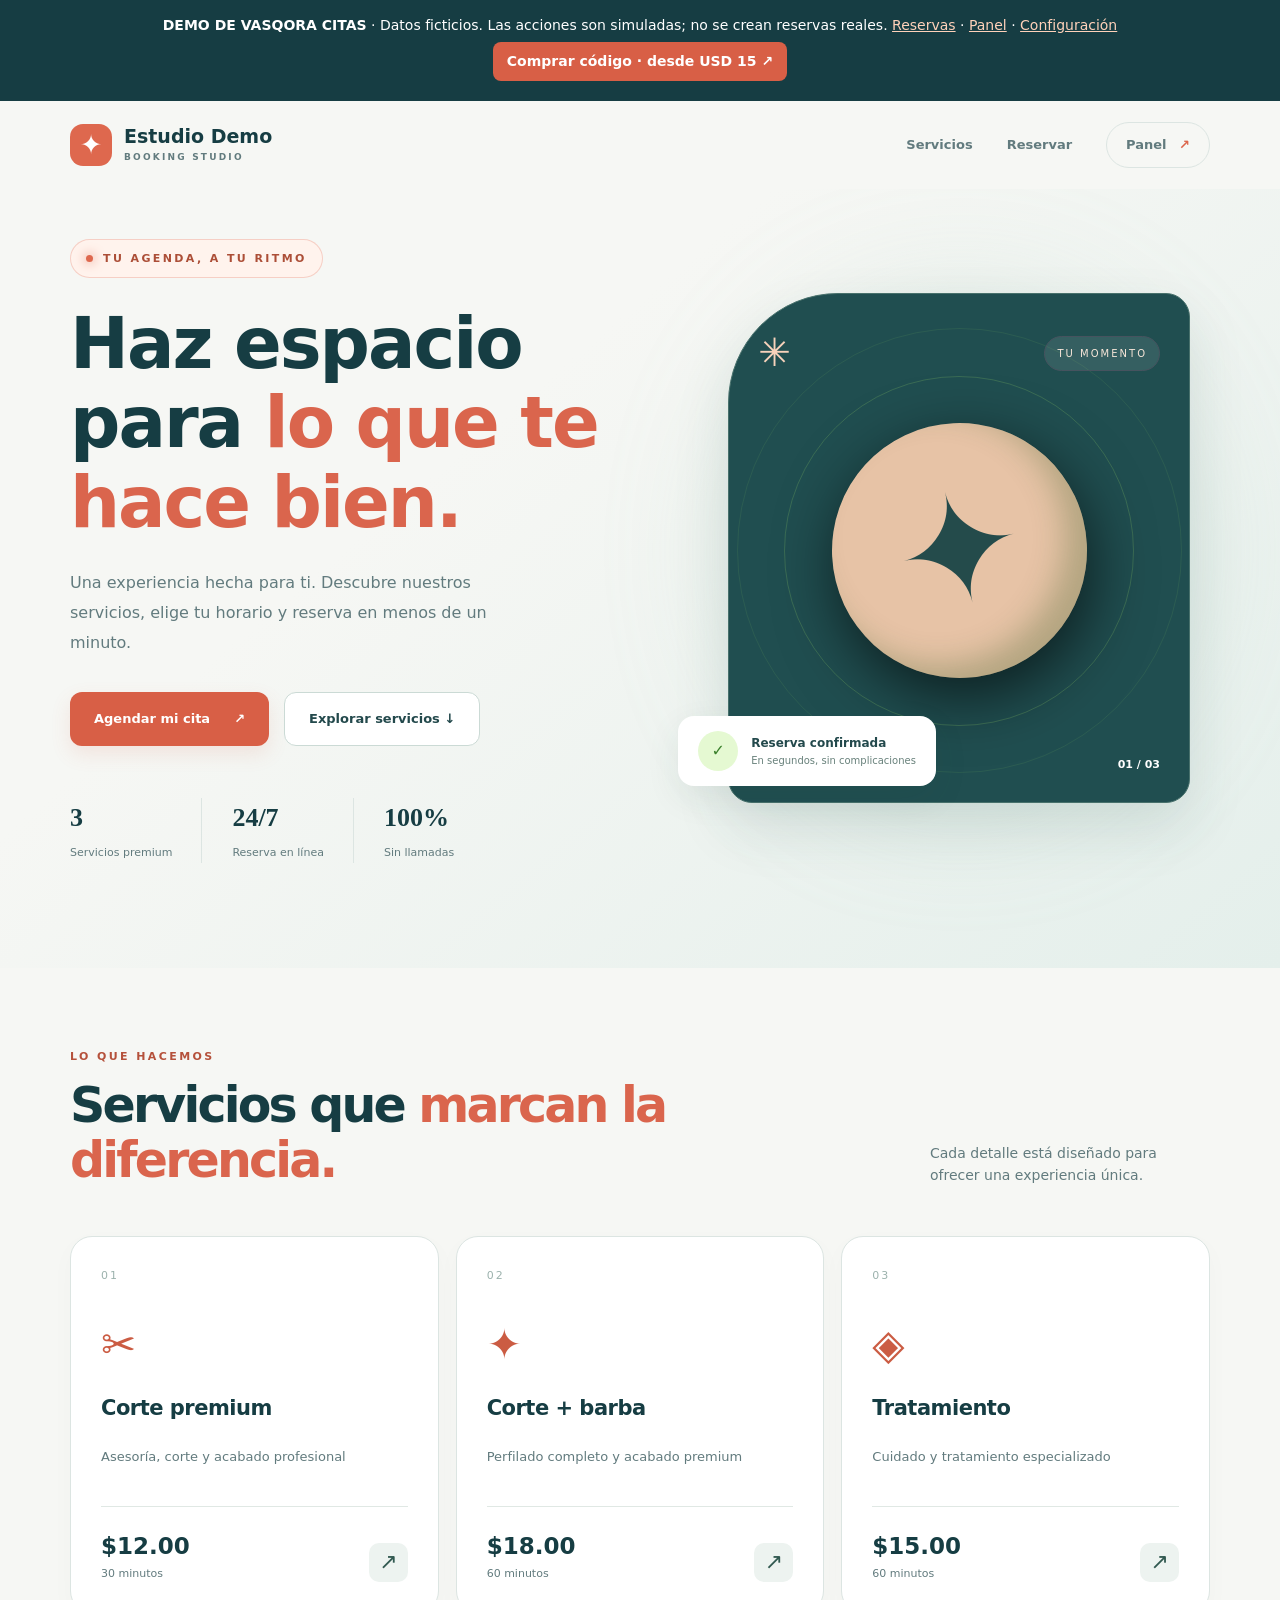
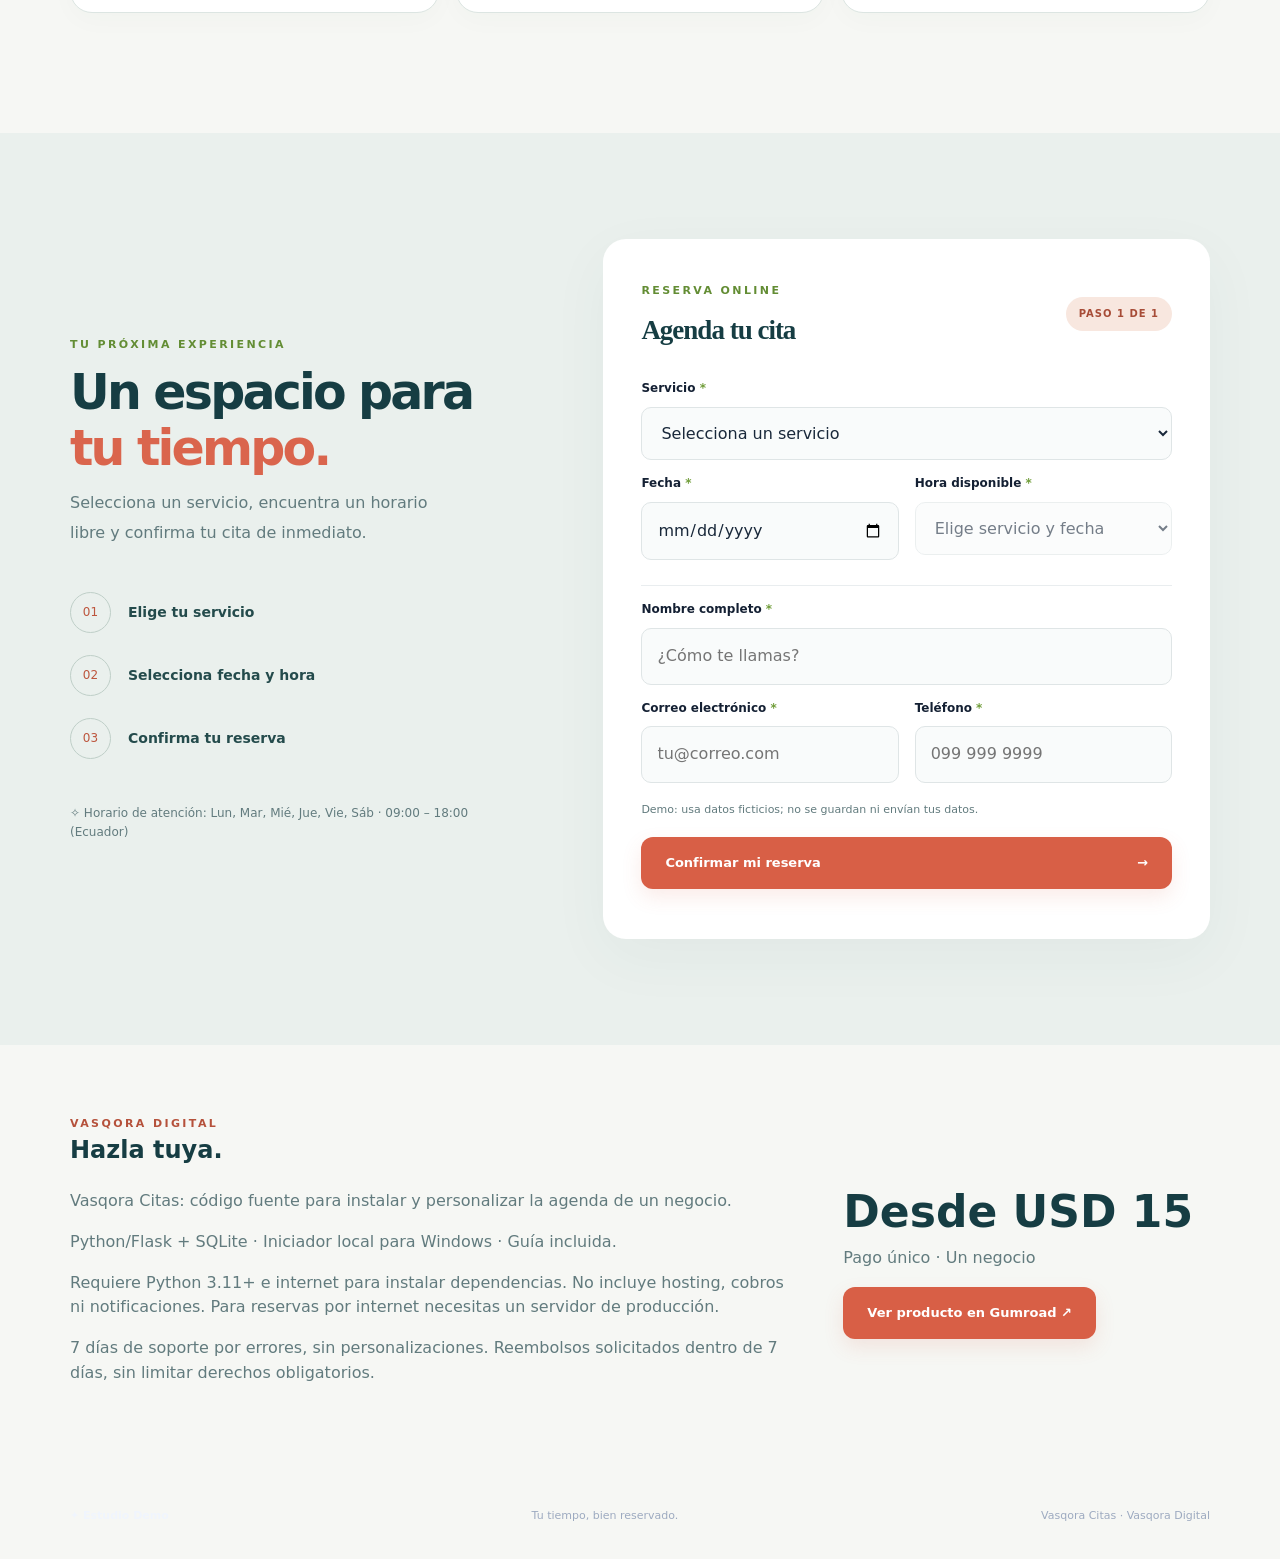
<file: index.html>
<!doctype html><html lang="es"><head><meta charset="utf-8"><meta name="viewport" content="width=device-width, initial-scale=1"><meta name="theme-color" content="#163d43"><meta name="description" content="Reserva tu próxima cita de forma fácil, rápida y segura."><title>Vasqora Citas · Prueba la demo</title><link rel="stylesheet" href="style.css"></head><body><aside class="demo-banner"><strong>DEMO DE VASQORA CITAS</strong> · Datos ficticios. Las acciones son simuladas; no se crean reservas reales. <a href="index.html">Reservas</a> · <a href="panel.html">Panel</a> · <a href="configuracion.html">Configuración</a> <a class="demo-buy" href="https://carlito5182.gumroad.com/l/vwlpue" target="_blank" rel="noopener">Comprar código · desde USD 15 ↗</a></aside>
<header class="nav container"><a class="brand" href="index.html"><span class="brand-mark">✦</span><span>Estudio Demo<small>BOOKING STUDIO</small></span></a><nav><a href="index.html#servicios">Servicios</a><a href="index.html#reservar">Reservar</a><a class="nav-admin" href="panel.html">Panel <span>↗</span></a></nav></header>


<main><section class="hero"><div class="container hero-grid"><div class="hero-copy"><div class="eyebrow"><span class="live-dot"></span> TU AGENDA, A TU RITMO</div><h1>Haz espacio para <em>lo que te hace bien.</em></h1><p>Una experiencia hecha para ti. Descubre nuestros servicios, elige tu horario y reserva en menos de un minuto.</p><div class="hero-actions"><a href="#reservar" class="btn primary">Agendar mi cita <span>↗</span></a><a href="#servicios" class="btn ghost">Explorar servicios ↓</a></div><div class="hero-stats"><div><strong>3</strong><span>Servicios premium</span></div><div><strong>24/7</strong><span>Reserva en línea</span></div><div><strong>100%</strong><span>Sin llamadas</span></div></div></div><div class="hero-visual"><div class="glow"></div><div class="visual-card"><div class="card-top"><span class="card-symbol">✳</span><span class="tag">TU MOMENTO</span></div><div class="visual-art"><div class="art-circle">✦</div><span class="orbit orbit-1"></span><span class="orbit orbit-2"></span></div><div class="visual-bottom"><span>UN MOMENTO PARA TI</span><strong>01 / 03</strong></div></div><div class="float-note"><span class="small-icon">✓</span><span><strong>Reserva confirmada</strong><small>En segundos, sin complicaciones</small></span></div></div></div></section>
<section class="section container" id="servicios"><div class="section-head"><div><div class="kicker">LO QUE HACEMOS</div><h2>Servicios que <i>marcan la diferencia.</i></h2></div><p>Cada detalle está diseñado para ofrecer una experiencia única.</p></div><div class="services"><article class="service"><div class="service-number">01</div><span class="service-icon">✂</span><h3>Corte premium</h3><p>Asesoría, corte y acabado profesional</p><div class="service-end"><div><strong>$12.00</strong><small>30 minutos</small></div><a href="#reservar" aria-label="Reservar Corte premium">↗</a></div></article><article class="service"><div class="service-number">02</div><span class="service-icon">✦</span><h3>Corte + barba</h3><p>Perfilado completo y acabado premium</p><div class="service-end"><div><strong>$18.00</strong><small>60 minutos</small></div><a href="#reservar" aria-label="Reservar Corte + barba">↗</a></div></article><article class="service"><div class="service-number">03</div><span class="service-icon">◈</span><h3>Tratamiento</h3><p>Cuidado y tratamiento especializado</p><div class="service-end"><div><strong>$15.00</strong><small>60 minutos</small></div><a href="#reservar" aria-label="Reservar Tratamiento">↗</a></div></article></div></section>
<section class="booking-wrap" id="reservar"><div class="container booking-grid"><div class="booking-intro"><div class="kicker">TU PRÓXIMA EXPERIENCIA</div><h2>Un espacio para <i>tu tiempo.</i></h2><p>Selecciona un servicio, encuentra un horario libre y confirma tu cita de inmediato.</p><div class="booking-points"><div><span>01</span><strong>Elige tu servicio</strong></div><div><span>02</span><strong>Selecciona fecha y hora</strong></div><div><span>03</span><strong>Confirma tu reserva</strong></div></div><div class="note">✧ Horario de atención: Lun, Mar, Mié, Jue, Vie, Sáb · 09:00 – 18:00 (Ecuador)</div></div><div class="booking-card"><div class="booking-card-title"><div><span class="kicker">RESERVA ONLINE</span><h3>Agenda tu cita</h3></div><span class="step-badge">PASO 1 DE 1</span></div><form method="post" id="booking-form"><div class="hidden-trap" aria-hidden="true"><label>Sitio web <input name="website" tabindex="-1" autocomplete="off"></label></div><label for="service">Servicio <span>*</span></label><select id="service" name="service_id" required><option value="">Selecciona un servicio</option><option value="1">Corte premium · $12.00 · 30 min</option><option value="2">Corte + barba · $18.00 · 60 min</option><option value="3">Tratamiento · $15.00 · 60 min</option></select><div class="form-grid"><div><label for="day">Fecha <span>*</span></label><input id="day" name="day" type="date" min="2026-11-04" max="2027-01-03" required></div><div><label for="slot">Hora disponible <span>*</span></label><select id="slot" name="slot" required disabled><option value="">Elige servicio y fecha</option></select></div></div><div class="line"></div><label for="name">Nombre completo <span>*</span></label><input id="name" name="name" maxlength="90" minlength="2" required placeholder="¿Cómo te llamas?" autocomplete="name"><div class="form-grid"><div><label for="email">Correo electrónico <span>*</span></label><input id="email" name="email" type="email" maxlength="150" required placeholder="tu@correo.com" autocomplete="email"></div><div><label for="phone">Teléfono <span>*</span></label><input id="phone" name="phone" type="tel" minlength="7" maxlength="25" required placeholder="099 999 9999" autocomplete="tel"></div></div><p class="privacy">Demo: usa datos ficticios; no se guardan ni envían tus datos.</p><button class="btn primary submit" type="submit">Confirmar mi reserva <span>→</span></button><p class="form-status" id="form-status" role="status"></p></form></div></div></section></main>
<script src="demo.js" defer></script><section class="container purchase-section"><div><div class="kicker">VASQORA DIGITAL</div><h2>Hazla tuya.</h2><p>Vasqora Citas: código fuente para instalar y personalizar la agenda de un negocio.</p><p>Python/Flask + SQLite · Iniciador local para Windows · Guía incluida.</p><p>Requiere Python 3.11+ e internet para instalar dependencias. No incluye hosting, cobros ni notificaciones. Para reservas por internet necesitas un servidor de producción.</p><p>7 días de soporte por errores, sin personalizaciones. Reembolsos solicitados dentro de 7 días, sin limitar derechos obligatorios.</p></div><div><strong class="purchase-price">Desde USD 15</strong><p>Pago único · Un negocio</p><a class="btn primary" href="https://carlito5182.gumroad.com/l/vwlpue" target="_blank" rel="noopener">Ver producto en Gumroad ↗</a></div></section><footer class="footer"><div class="container foot-inner"><span>✦ Estudio Demo</span><span>Tu tiempo, bien reservado.</span><span>Vasqora Citas · Vasqora Digital</span></div></footer>
</body></html>
</file>
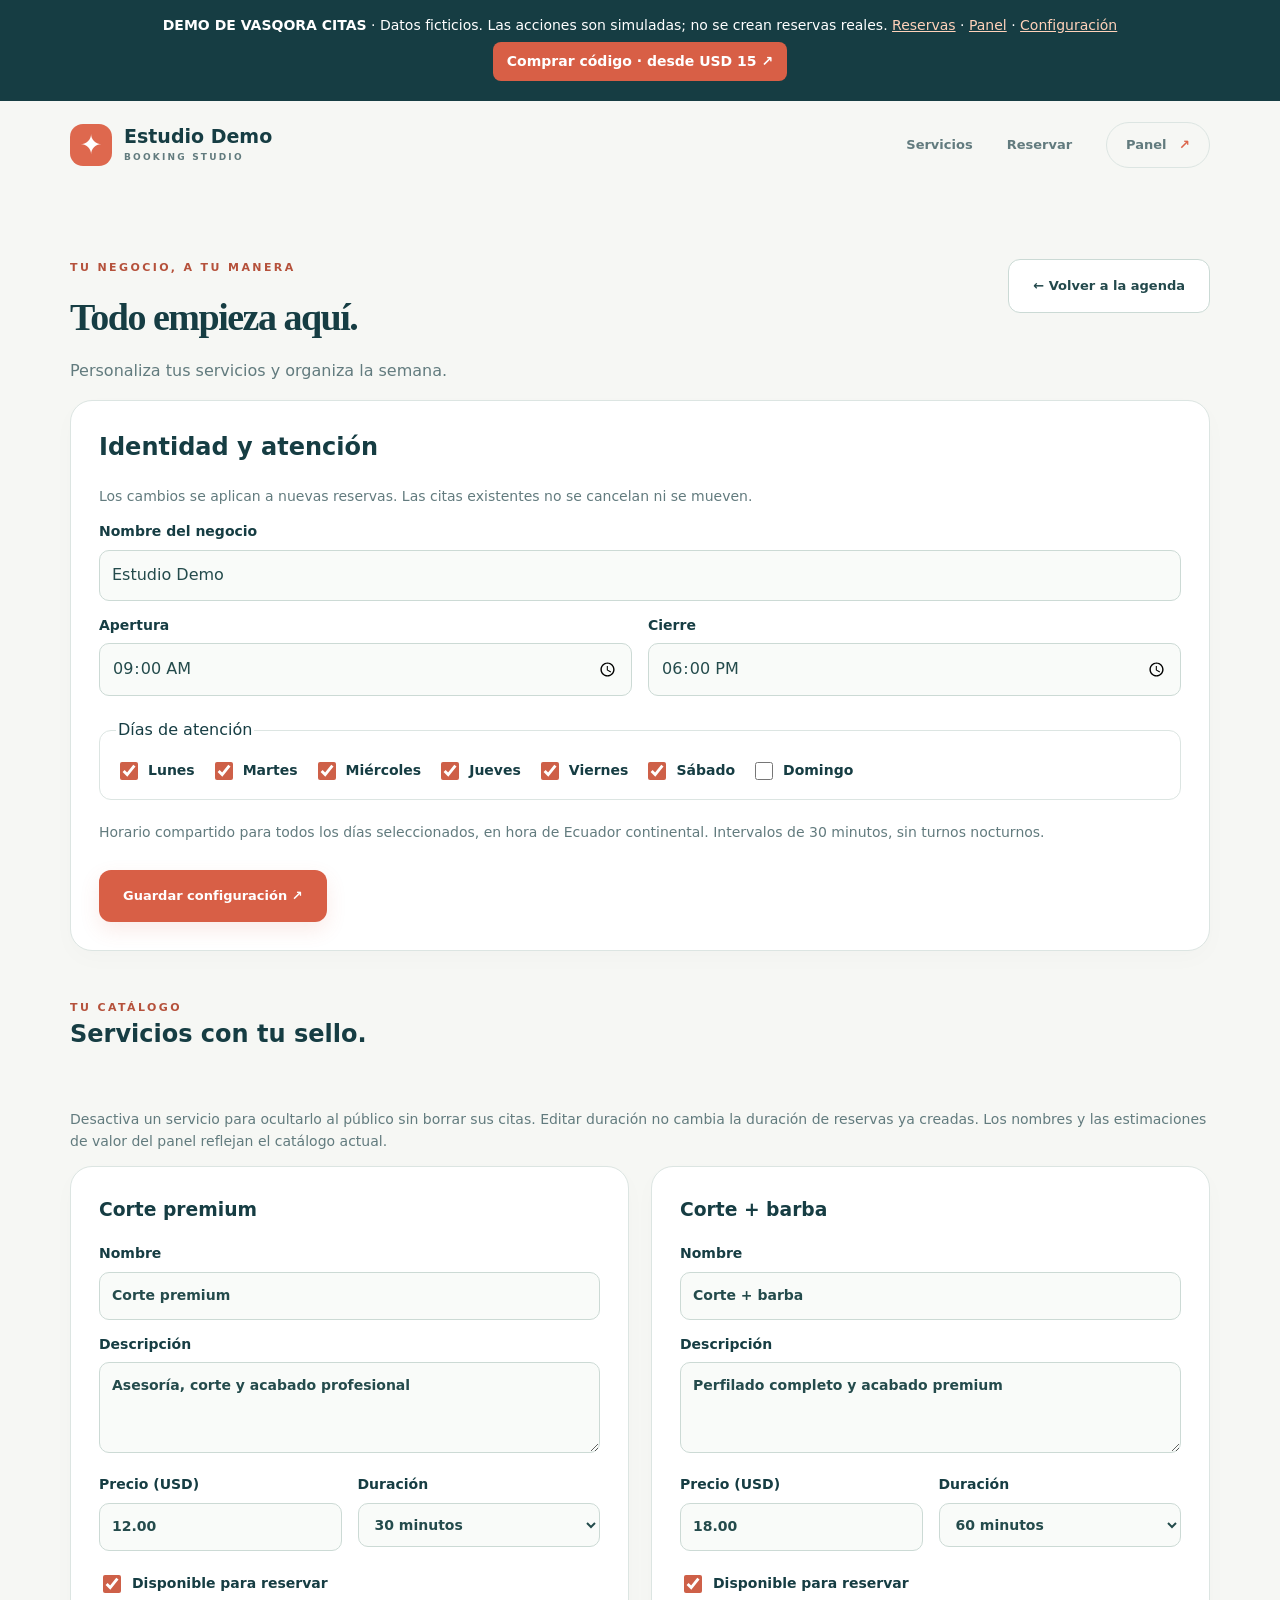
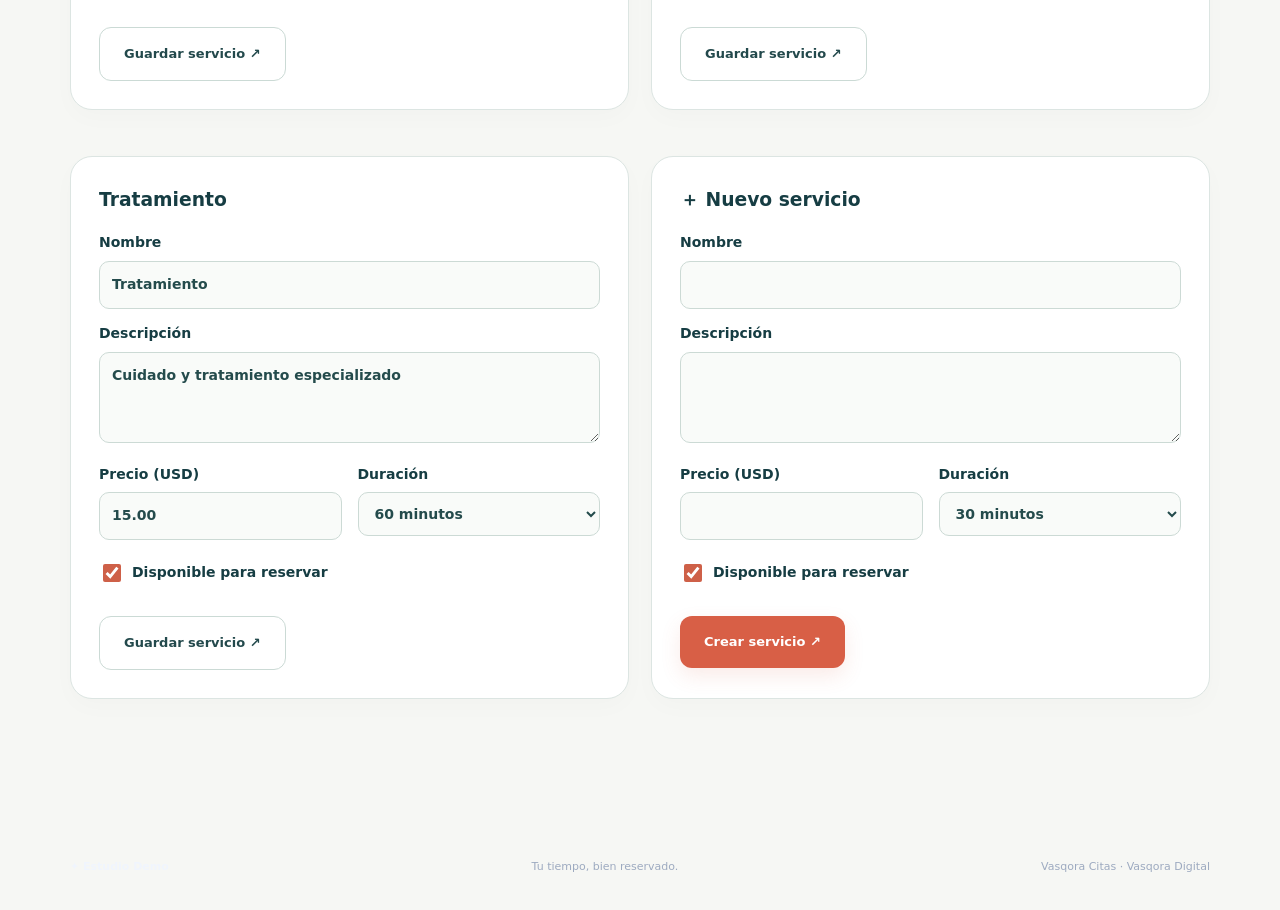
<file: configuracion.html>
<!doctype html><html lang="es"><head><meta charset="utf-8"><meta name="viewport" content="width=device-width, initial-scale=1"><meta name="theme-color" content="#163d43"><meta name="description" content="Reserva tu próxima cita de forma fácil, rápida y segura."><title>Configura tu negocio · Vasqora Citas</title><link rel="stylesheet" href="style.css"></head><body><aside class="demo-banner"><strong>DEMO DE VASQORA CITAS</strong> · Datos ficticios. Las acciones son simuladas; no se crean reservas reales. <a href="index.html">Reservas</a> · <a href="panel.html">Panel</a> · <a href="configuracion.html">Configuración</a> <a class="demo-buy" href="https://carlito5182.gumroad.com/l/vwlpue" target="_blank" rel="noopener">Comprar código · desde USD 15 ↗</a></aside>
<header class="nav container"><a class="brand" href="index.html"><span class="brand-mark">✦</span><span>Estudio Demo<small>BOOKING STUDIO</small></span></a><nav><a href="index.html#servicios">Servicios</a><a href="index.html#reservar">Reservar</a><a class="nav-admin" href="panel.html">Panel <span>↗</span></a></nav></header>

<main class="container admin-main settings-page">
<div class="admin-head"><div><div class="kicker">TU NEGOCIO, A TU MANERA</div><h1>Todo empieza aquí.</h1><p>Personaliza tus servicios y organiza la semana.</p></div><a class="btn ghost" href="panel.html">← Volver a la agenda</a></div>
<section class="settings-card"><h2>Identidad y atención</h2><p>Los cambios se aplican a nuevas reservas. Las citas existentes no se cancelan ni se mueven.</p>
<form method="post">
<label for="business_name">Nombre del negocio</label><input id="business_name" name="business_name" value="Estudio Demo" required maxlength="80">
<div class="form-grid"><div><label for="opening">Apertura</label><input id="opening" type="time" step="1800" name="opening" value="09:00" required></div><div><label for="closing">Cierre</label><input id="closing" type="time" step="1800" name="closing" value="18:00" required></div></div>
<fieldset><legend>Días de atención</legend><div class="day-options"><label><input type="checkbox" name="days" value="0" checked>Lunes</label><label><input type="checkbox" name="days" value="1" checked>Martes</label><label><input type="checkbox" name="days" value="2" checked>Miércoles</label><label><input type="checkbox" name="days" value="3" checked>Jueves</label><label><input type="checkbox" name="days" value="4" checked>Viernes</label><label><input type="checkbox" name="days" value="5" checked>Sábado</label><label><input type="checkbox" name="days" value="6" >Domingo</label></div></fieldset>
<p class="help">Horario compartido para todos los días seleccionados, en hora de Ecuador continental. Intervalos de 30 minutos, sin turnos nocturnos.</p><button class="btn primary" type="submit">Guardar configuración ↗</button></form></section>
<div class="section-head"><div><div class="kicker">TU CATÁLOGO</div><h2>Servicios con tu sello.</h2></div></div>
<p class="help">Desactiva un servicio para ocultarlo al público sin borrar sus citas. Editar duración no cambia la duración de reservas ya creadas. Los nombres y las estimaciones de valor del panel reflejan el catálogo actual.</p>
<div class="settings-services"><section class="settings-card"><h3>Corte premium</h3><form method="post"><input type="hidden" name="id" value="1">
<label>Nombre<input name="name" maxlength="80" required value="Corte premium"></label>
<label>Descripción<textarea name="description" maxlength="400" rows="3">Asesoría, corte y acabado profesional</textarea></label>
<div class="form-grid"><label>Precio (USD)<input name="price" type="number" min="0" max="99999" step="0.01" required value="12.00"></label><label>Duración<select name="duration"><option value="30" selected>30 minutos</option><option value="60" >60 minutos</option><option value="90" >90 minutos</option><option value="120" >120 minutos</option></select></label></div>
<label class="active-option"><input type="checkbox" name="active" value="1" checked> Disponible para reservar</label><button class="btn ghost" type="submit">Guardar servicio ↗</button></form></section><section class="settings-card"><h3>Corte + barba</h3><form method="post"><input type="hidden" name="id" value="2">
<label>Nombre<input name="name" maxlength="80" required value="Corte + barba"></label>
<label>Descripción<textarea name="description" maxlength="400" rows="3">Perfilado completo y acabado premium</textarea></label>
<div class="form-grid"><label>Precio (USD)<input name="price" type="number" min="0" max="99999" step="0.01" required value="18.00"></label><label>Duración<select name="duration"><option value="30" >30 minutos</option><option value="60" selected>60 minutos</option><option value="90" >90 minutos</option><option value="120" >120 minutos</option></select></label></div>
<label class="active-option"><input type="checkbox" name="active" value="1" checked> Disponible para reservar</label><button class="btn ghost" type="submit">Guardar servicio ↗</button></form></section><section class="settings-card"><h3>Tratamiento</h3><form method="post"><input type="hidden" name="id" value="3">
<label>Nombre<input name="name" maxlength="80" required value="Tratamiento"></label>
<label>Descripción<textarea name="description" maxlength="400" rows="3">Cuidado y tratamiento especializado</textarea></label>
<div class="form-grid"><label>Precio (USD)<input name="price" type="number" min="0" max="99999" step="0.01" required value="15.00"></label><label>Duración<select name="duration"><option value="30" >30 minutos</option><option value="60" selected>60 minutos</option><option value="90" >90 minutos</option><option value="120" >120 minutos</option></select></label></div>
<label class="active-option"><input type="checkbox" name="active" value="1" checked> Disponible para reservar</label><button class="btn ghost" type="submit">Guardar servicio ↗</button></form></section>
<section class="settings-card"><h3>＋ Nuevo servicio</h3><form method="post"><input type="hidden" name="id" value="0">
<label>Nombre<input name="name" maxlength="80" required value=""></label>
<label>Descripción<textarea name="description" maxlength="400" rows="3"></textarea></label>
<div class="form-grid"><label>Precio (USD)<input name="price" type="number" min="0" max="99999" step="0.01" required value=""></label><label>Duración<select name="duration"><option value="30" >30 minutos</option><option value="60" >60 minutos</option><option value="90" >90 minutos</option><option value="120" >120 minutos</option></select></label></div>
<label class="active-option"><input type="checkbox" name="active" value="1" checked> Disponible para reservar</label><button class="btn primary" type="submit">Crear servicio ↗</button></form></section></div></main><footer class="footer"><div class="container foot-inner"><span>✦ Estudio Demo</span><span>Tu tiempo, bien reservado.</span><span>Vasqora Citas · Vasqora Digital</span></div></footer>
<script src="demo.js" defer></script></body></html>
</file>
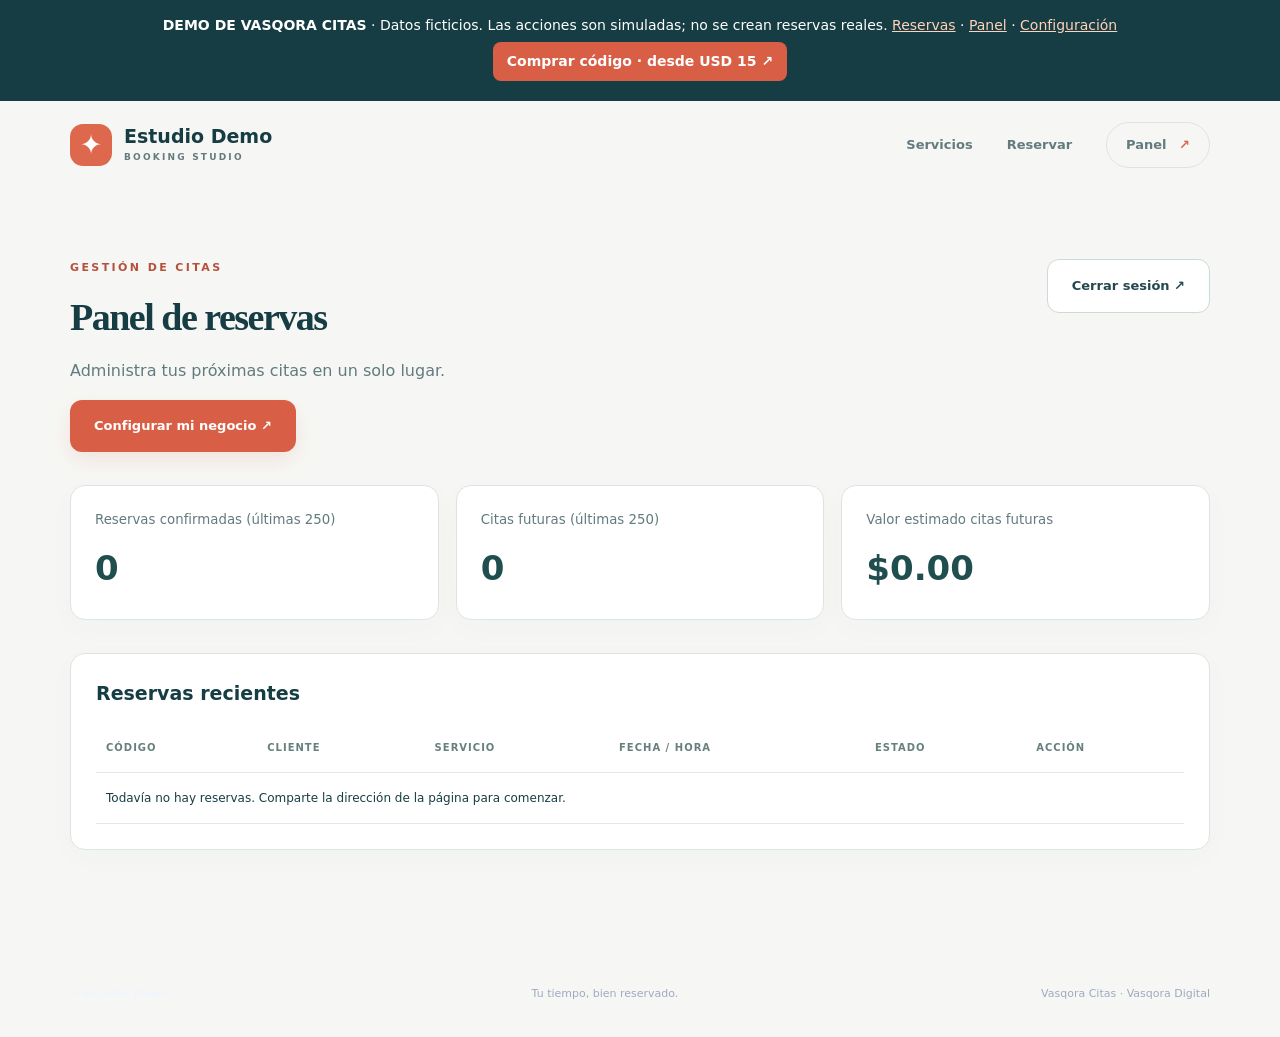
<file: panel.html>
<!doctype html><html lang="es"><head><meta charset="utf-8"><meta name="viewport" content="width=device-width, initial-scale=1"><meta name="theme-color" content="#163d43"><meta name="description" content="Reserva tu próxima cita de forma fácil, rápida y segura."><title>Panel de administración · Vasqora Citas</title><link rel="stylesheet" href="style.css"></head><body><aside class="demo-banner"><strong>DEMO DE VASQORA CITAS</strong> · Datos ficticios. Las acciones son simuladas; no se crean reservas reales. <a href="index.html">Reservas</a> · <a href="panel.html">Panel</a> · <a href="configuracion.html">Configuración</a> <a class="demo-buy" href="https://carlito5182.gumroad.com/l/vwlpue" target="_blank" rel="noopener">Comprar código · desde USD 15 ↗</a></aside>
<header class="nav container"><a class="brand" href="index.html"><span class="brand-mark">✦</span><span>Estudio Demo<small>BOOKING STUDIO</small></span></a><nav><a href="index.html#servicios">Servicios</a><a href="index.html#reservar">Reservar</a><a class="nav-admin" href="panel.html">Panel <span>↗</span></a></nav></header>

<main class="admin-main container"><div class="admin-head"><div><div class="kicker">GESTIÓN DE CITAS</div><h1>Panel de reservas</h1><p>Administra tus próximas citas en un solo lugar.</p><a class="btn primary" href="configuracion.html">Configurar mi negocio ↗</a></div><form method="post"><button class="btn ghost" type="submit">Cerrar sesión ↗</button></form></div><div class="dashboard-stats"><div><small>Reservas confirmadas (últimas 250)</small><strong>0</strong></div><div><small>Citas futuras (últimas 250)</small><strong>0</strong></div><div><small>Valor estimado citas futuras</small><strong>$0.00</strong></div></div><div class="admin-table-card"><h2>Reservas recientes</h2><div class="table-scroll"><table><thead><tr><th>Código</th><th>Cliente</th><th>Servicio</th><th>Fecha / hora</th><th>Estado</th><th>Acción</th></tr></thead><tbody><tr><td colspan="6">Todavía no hay reservas. Comparte la dirección de la página para comenzar.</td></tr></tbody></table></div></div></main><footer class="footer"><div class="container foot-inner"><span>✦ Estudio Demo</span><span>Tu tiempo, bien reservado.</span><span>Vasqora Citas · Vasqora Digital</span></div></footer>
<script src="demo.js" defer></script></body></html>
</file>
<file: style.css>
500;600;700;800&family=Plus+Jakarta+Sans:wght@400;500;600;700;800&display=swap');
:root{--bg:#0b1120;--panel:#151d30;--ink:#f8f9ff;--muted:#a6aec2;--accent:#b6f56c;--dark:#0c1326;--line:rgba(255,255,255,.12)}*{box-sizing:border-box}html{scroll-behavior:smooth}body{margin:0;background:var(--bg);color:var(--ink);font-family:system-ui,'Segoe UI',sans-serif;line-height:1.55}a{color:inherit;text-decoration:none}button,input,select{font:inherit}.container{width:min(1140px,calc(100% - 44px));margin-inline:auto}.nav{height:96px;display:flex;justify-content:space-between;align-items:center}.brand{display:flex;align-items:center;gap:12px;font-family:system-ui,'Segoe UI',sans-serif;font-weight:800;font-size:19px;line-height:1.05}.brand small{display:block;color:#9faabd;letter-spacing:2.2px;font-size:9px;margin-top:6px}.brand-mark{background:var(--accent);color:var(--dark);width:42px;height:42px;border-radius:13px;display:grid;place-items:center;font-size:27px}.nav nav{display:flex;align-items:center;gap:34px;font-size:13px;font-weight:700;color:#c3cbda}.nav nav a:hover{color:var(--accent)}.nav-admin{border:1px solid var(--line);border-radius:30px;padding:12px 19px}.nav-admin span{margin-left:8px;color:var(--accent)}.hero{padding:60px 0 105px;overflow:hidden}.hero-grid{display:grid;grid-template-columns:1.08fr .92fr;gap:60px;align-items:center}.eyebrow,.kicker{font-size:11px;font-weight:800;letter-spacing:2.4px;color:var(--accent)}.eyebrow{display:inline-flex;align-items:center;gap:10px;border:1px solid rgba(182,245,108,.25);padding:10px 15px;border-radius:100px;margin-bottom:27px}.live-dot{width:7px;height:7px;background:var(--accent);border-radius:50%;box-shadow:0 0 12px var(--accent)}h1,h2,h3,p{margin-top:0}.hero h1,.section h2,.booking-intro h2{font-family:system-ui,'Segoe UI',sans-serif;font-weight:800;letter-spacing:-2.8px;line-height:1.13}.hero h1{font-size:clamp(42px,5.5vw,73px);max-width:620px;margin-bottom:25px}.hero h1 em,.section h2 i,.booking-intro h2 i{font-style:normal;color:var(--accent)}.hero-copy>p{max-width:470px;font-size:16px;color:#aeb8cb;line-height:1.85}.hero-actions{display:flex;flex-wrap:wrap;gap:15px;margin-top:35px}.btn{display:inline-flex;align-items:center;justify-content:center;gap:24px;padding:16px 24px;border:0;border-radius:12px;font-weight:800;font-size:13px;cursor:pointer;transition:transform .2s,filter .2s}.btn:hover{transform:translateY(-2px);filter:brightness(1.05)}.btn.primary{background:var(--accent);color:#111a18}.btn.ghost{border:1px solid var(--line);background:rgba(255,255,255,.02);color:#e6eaf5}.hero-stats{display:flex;gap:30px;margin-top:52px}.hero-stats div{border-right:1px solid var(--line);padding-right:29px}.hero-stats div:last-child{border:0}.hero-stats strong{display:block;font-family:'Plus Jakarta Sans';font-size:26px}.hero-stats span{font-size:11px;color:#a7b0c0}.hero-visual{position:relative;padding:22px 20px 28px 15px}.glow{position:absolute;inset:10%;border-radius:50%;background:#b6f56c;opacity:.12;filter:blur(80px)}.visual-card{height:510px;background:linear-gradient(145deg,#242f40 0%,#121a28 70%);border:1px solid rgba(255,255,255,.11);border-radius:26px;position:relative;overflow:hidden;box-shadow:0 36px 120px rgba(0,0,0,.3)}.card-top,.visual-bottom{position:relative;z-index:2;display:flex;justify-content:space-between;align-items:center;padding:29px}.card-symbol{font-size:39px;color:var(--accent)}.tag{font-size:10px;letter-spacing:2px;border:1px solid #46535f;padding:9px 12px;border-radius:40px}.visual-art{position:absolute;inset:60px 0 55px;display:grid;place-items:center}.art-circle{width:255px;height:255px;border-radius:50%;display:grid;place-items:center;background:radial-gradient(circle at 35% 25%,#d9ff95,#85c543 55%,#4b782f);box-shadow:0 20px 60px #0009, inset -18px -18px 30px #365d254a;color:#21301b;font-size:150px;transform:rotate(-14deg)}.orbit{position:absolute;width:350px;height:350px;border:1px solid rgba(182,245,108,.17);border-radius:50%}.orbit-2{width:445px;height:445px;border-color:rgba(182,245,108,.08)}.visual-bottom{position:absolute;bottom:0;left:0;right:0;font-size:11px;letter-spacing:2px;color:#9dabc0}.visual-bottom strong{color:white;letter-spacing:0}.float-note{position:absolute;z-index:3;bottom:45px;left:-35px;display:flex;align-items:center;gap:13px;background:white;padding:15px 20px;border-radius:16px;box-shadow:0 25px 55px #0005;color:#142032}.float-note .small-icon{height:40px;width:40px;border-radius:50%;background:#e5f9d2;display:grid;place-items:center;color:#3b812c}.float-note strong,.float-note small{display:block}.float-note strong{font-size:12px}.float-note small{font-size:10px;color:#6e7788}.section{padding:80px 0 120px}.section-head{display:flex;justify-content:space-between;align-items:end;gap:30px;margin-bottom:36px}.section h2,.booking-intro h2{font-size:clamp(32px,4vw,49px);max-width:600px;margin:12px 0}.section-head>p{max-width:280px;font-size:14px;color:var(--muted)}.services{display:grid;grid-template-columns:repeat(3,1fr);gap:17px}.service{border:1px solid var(--line);border-radius:20px;background:#121b2b;padding:30px;min-height:310px;display:flex;flex-direction:column}.service-number{font-size:11px;color:#6e7b92;letter-spacing:2px}.service-icon{font-size:42px;color:var(--accent);margin:28px 0 15px}.service h3{font-size:21px;letter-spacing:-.5px}.service p{font-size:13px;line-height:1.7;color:var(--muted);flex:1}.service-end{display:flex;justify-content:space-between;align-items:end;border-top:1px solid var(--line);padding-top:22px;margin-top:25px}.service-end strong,.service-end small{display:block}.service-end strong{font-size:23px}.service-end small{font-size:11px;color:var(--muted)}.service-end a{width:39px;height:39px;display:grid;place-items:center;border-radius:10px;background:#253145;color:var(--accent);font-size:22px}.booking-wrap{background:#f1f5f4;color:#142033;padding:106px 0}.booking-grid{display:grid;grid-template-columns:.85fr 1.15fr;gap:85px;align-items:center}.booking-intro .kicker,.booking-card .kicker{color:#638d34}.booking-intro h2 i{color:#68983c}.booking-intro>p{color:#627083;max-width:370px;line-height:1.85}.booking-points{margin:45px 0;display:grid;gap:22px}.booking-points div{display:flex;align-items:center;gap:17px}.booking-points span{border:1px solid #c7d0cb;color:#6b9350;width:41px;height:41px;display:grid;place-items:center;border-radius:50%;font-size:12px}.booking-points strong{font-size:14px}.note{font-size:12px;color:#6a7788}.booking-card{background:white;border-radius:23px;padding:38px;box-shadow:0 35px 100px #253c3b13}.booking-card-title{display:flex;justify-content:space-between;align-items:center;margin-bottom:28px}.booking-card-title h3{font-family:'Plus Jakarta Sans';font-size:27px;margin:8px 0 0;letter-spacing:-1px}.step-badge{font-size:10px;letter-spacing:1px;font-weight:800;background:#ecf2eb;color:#5d7e4f;padding:9px 13px;border-radius:30px}label{display:block;font-size:12px;font-weight:800;margin:14px 0 9px}label span{color:#709d39}input,select{width:100%;border:1px solid #dfe5e6;border-radius:10px;padding:15px;background:#f9fbfb;color:#19283a;outline:none;min-width:0}input:focus,select:focus{border-color:#8fc153;box-shadow:0 0 0 3px #a3d7682d}select:disabled{opacity:.6}.form-grid{display:grid;grid-template-columns:1fr 1fr;gap:16px}.line{border-top:1px solid #e9edef;margin-top:25px}.privacy{font-size:11px;color:#7b8792;line-height:1.6;margin:18px 0}.submit{width:100%;justify-content:space-between}.form-status{font-size:12px;color:#bc4040;margin:12px 0 0}.hidden-trap{position:absolute;left:-9999px;opacity:0}.footer{padding:35px 0;background:#0b1120}.foot-inner{display:flex;justify-content:space-between;color:#9daac0;font-size:11px;gap:15px}.foot-inner span:first-child{color:#f0f5fd;font-weight:800}.simple-main{min-height:75vh;display:flex;justify-content:center;align-items:center;padding:60px 20px;background:#101a2a}.auth-card{max-width:480px;width:100%;background:white;color:#111c2d;border-radius:22px;padding:40px;box-shadow:0 40px 90px #0003}.auth-card h1{font-family:'Plus Jakarta Sans';font-size:33px;line-height:1.2;margin:14px 0}.auth-card p{color:#778294;font-size:14px}.auth-card form{margin-top:24px}.auth-card .kicker{color:#6d953b}.success-symbol{display:grid;place-items:center;width:60px;height:60px;background:#e9f5db;color:#458334;border-radius:50%;font-size:31px;margin-bottom:22px}.receipt{background:#f5f8f6;padding:18px;border-radius:12px;margin:24px 0}.receipt div{display:flex;justify-content:space-between;gap:14px;padding:9px 0;border-bottom:1px solid #e4e9e5;font-size:13px}.receipt div:last-child{border:0}.receipt span{color:#6a7788}.admin-main{min-height:75vh;padding-top:70px;padding-bottom:100px}.admin-head{display:flex;justify-content:space-between;align-items:start;gap:20px}.admin-head h1{font-family:'Plus Jakarta Sans';font-size:38px;letter-spacing:-1.5px;margin:12px 0}.admin-head p{color:var(--muted)}.dashboard-stats{display:grid;grid-template-columns:repeat(3,1fr);gap:17px;margin:33px 0}.dashboard-stats div{background:#151f30;border:1px solid var(--line);border-radius:15px;padding:24px}.dashboard-stats small,.dashboard-stats strong{display:block}.dashboard-stats small{color:var(--muted)}.dashboard-stats strong{font-size:34px;margin-top:12px}.admin-table-card{background:#151f30;border:1px solid var(--line);border-radius:15px;padding:25px}.admin-table-card h2{font-size:19px}.table-scroll{overflow-x:auto}table{width:100%;border-collapse:collapse;font-size:12px;text-align:left;min-width:760px}th{color:#8b9bb2;font-size:10px;letter-spacing:1px;text-transform:uppercase}th,td{padding:16px 10px;border-bottom:1px solid var(--line)}td small{display:block;color:#8493a8;font-size:10px;margin-top:5px}.state{border-radius:20px;padding:5px 9px}.state.confirmed{background:#254a35;color:#a4eda1}.state.cancelled{background:#54363a;color:#f3a7af}.cancel{border:0;background:transparent;color:#fbadad;cursor:pointer;font-weight:700}.flash{margin-top:10px;padding:12px 18px;border-radius:10px;background:#213b29;color:#daf5cb}.flash.error{background:#4f2531;color:#ffd5dc}@media(max-width:900px){.hero-grid,.booking-grid{grid-template-columns:1fr;gap:40px}.hero{padding-top:40px}.hero-visual{max-width:550px;width:100%;margin:auto}.float-note{left:0}.booking-grid{gap:45px}.hero h1{max-width:660px}.services{grid-template-columns:1fr 1fr}}@media(max-width:600px){.container{width:min(100% - 32px,1140px)}.nav{height:75px}.nav nav{gap:12px}.nav nav>a:first-child{display:none}.nav-admin{padding:9px 11px}.hero{padding:32px 0 45px}.hero h1{font-size:45px;letter-spacing:-2px}.hero-stats{gap:14px;margin-top:40px}.hero-stats div{padding-right:13px}.hero-stats strong{font-size:22px}.hero-stats span{font-size:9px}.hero-visual{padding:0}.visual-card{height:370px}.art-circle{width:190px;height:190px;font-size:95px}.orbit{width:270px;height:270px}.orbit-2{width:330px;height:330px}.float-note{bottom:5px}.section{padding:55px 0}.section-head{display:block}.section-head>p{margin-top:20px}.services{grid-template-columns:1fr}.service{min-height:270px}.booking-wrap{padding:65px 0}.booking-card{padding:24px 18px}.form-grid{grid-template-columns:1fr;gap:0}.foot-inner{flex-wrap:wrap}.dashboard-stats{grid-template-columns:1fr}.admin-head{flex-direction:column}.auth-card{padding:28px}.step-badge{display:none}}

/* TurnoPro: nueva identidad clara, petróleo y coral. */
:root{--bg:#f6f7f4;--panel:#fff;--ink:#163d43;--muted:#627b7e;--accent:#dc654b;--dark:#163d43;--line:#dce5e2}
body{background:var(--bg);color:var(--ink)}.nav{height:88px}.brand small,.nav nav,.hero-copy>p,.section-head>p,.service p,.service-end small,.hero-stats span,.booking-intro p,.note,.privacy,.footer,.admin-head p,.dashboard-stats small,.auth-card p,.success-card p{color:#627b7e}
.brand-mark,.small-icon,.live-dot{background:#de684e;color:white}.nav nav a:hover{color:#bd4d36}.eyebrow{border-color:#dc654b40;background:#fff3ed;color:#ac4e37}.kicker{color:#b5513b}
.hero{background:linear-gradient(140deg,#f6f7f4 35%,#e4efeb);padding-top:50px}.hero h1{letter-spacing:-2px}.hero h1 em,.section h2 i,.booking-intro h2 i{color:#da654d}.hero-stats{border-color:var(--line)}
.btn.primary{background:#d85f46;color:white;box-shadow:0 8px 20px #d85f4620}.btn.primary:hover{background:#bd4e38}.btn.ghost{color:#23494c;border-color:#cbdad5;background:#fff}.visual-card{background:#204e50;border:1px solid #48716c;border-radius:110px 24px 24px 24px;box-shadow:0 25px 55px #1d4f4920;color:#fff}.glow{background:#a7c9ba;opacity:.4}.art-circle{background:#e7c3a6;color:#244b4b;border-color:#efd5bf}.float-note{background:#fff;color:#23494c;border-color:#e0e7e2;box-shadow:0 12px 35px #26443d15}.float-note small{color:#68817b}.tag{background:#ffffff18;color:#f7e6d9}.card-symbol{color:#f7d2bb}.service{background:#fff;border-color:#dce5e2;border-radius:22px;box-shadow:0 8px 26px #27483e06}.service-number{color:#9cb2ad}.service-icon{color:#cb5c43}.service-end{border-color:#e0e8e4}.service-end a{background:#edf3f0;color:#315950}.booking-wrap{background:#eaf0ed}.booking-card{box-shadow:0 18px 60px #31574b0c}.booking-card h3{color:#163d43}.booking-intro h2{color:#163d43}.step-badge{background:#f8e7df;color:#a74c37}.booking-points strong{color:#244b4c}.booking-points span{border-color:#bfcfc8;color:#bd563e}
.dashboard-stats>div,.admin-table-card,.auth-card,.success-card{background:#fff;border:1px solid #dce5e2;color:#163d43;box-shadow:0 8px 30px #244b4406}.dashboard-stats strong{color:#204d4e}table th{color:#67807d}table td,table th{border-color:#e1e9e5}table td small{color:#68817b}.state.confirmed{background:#e3f0e9;color:#246346}.state.cancelled{background:#f9e8e2;color:#a84e3c}.cancel{color:#b34934}.footer{background:transparent;border-color:#dce5e2}.flash.ok{background:#e0eee5;color:#285b42}.flash.error{background:#fbe8e2;color:#973e30}
.settings-card{background:white;border:1px solid #dce5e2;padding:28px;border-radius:22px;margin-bottom:24px;box-shadow:0 8px 25px #27483e05}.settings-card p,.help{color:#627b7e;font-size:14px}.settings-services{display:grid;grid-template-columns:repeat(2,minmax(0,1fr));gap:22px}.settings-card label{display:block;font-size:14px;font-weight:600;margin:14px 0 7px}.settings-card input:not([type=checkbox]),.settings-card select,.settings-card textarea{display:block;width:100%;border:1px solid #ccdad5;background:#f9fbf9;color:#244b4c;padding:12px;border-radius:10px;margin-top:7px;font:inherit}.settings-card textarea{resize:vertical}.settings-card input:focus,.settings-card select:focus,.settings-card textarea:focus{outline:2px solid #de8068;outline-offset:2px}.settings-card fieldset{border:1px solid #dce5e2;border-radius:12px;margin:22px 0;padding:12px 16px}.day-options{display:flex;flex-wrap:wrap;gap:16px}.day-options label{display:flex;align-items:center;gap:7px;margin:4px 0}.settings-card input[type=checkbox]{width:18px;height:18px;accent-color:#ce6048}.active-option{display:flex!important;align-items:center;gap:8px;padding-bottom:12px}.settings-page>.section-head{margin-top:48px}.settings-card .btn{margin-top:12px}.success-detail{background:#edf3ef}.success-icon{background:#e3efe4;color:#3e7850}
@media(max-width:720px){.settings-services{grid-template-columns:1fr}.settings-card{padding:20px}.nav nav{gap:14px}.hero{padding-top:30px}.visual-card{border-radius:70px 20px 20px 20px}}

.demo-banner{background:#163d43;color:#fff;padding:14px 22px;text-align:center;font:14px/1.6 system-ui}.demo-banner a{text-decoration:underline;color:#ffd2ba}.demo-result{background:#e4efe7;color:#234d40;padding:18px;border-radius:12px;margin-top:18px;scroll-margin:30px}.demo-result:focus{outline:2px solid #ce6048}

.demo-buy{display:inline-block;background:#d85f46;color:white!important;padding:8px 14px;border-radius:8px;margin:6px 12px;text-decoration:none!important;font-weight:700}.purchase-section{display:grid;grid-template-columns:2fr 1fr;gap:40px;padding-block:70px}.purchase-section p{color:#627b7e}.purchase-price{font-size:44px;display:block}.purchase-section>div:last-child{align-self:center}@media(max-width:720px){.purchase-section{grid-template-columns:1fr;gap:18px}.demo-banner{font-size:12px}}
</file>
